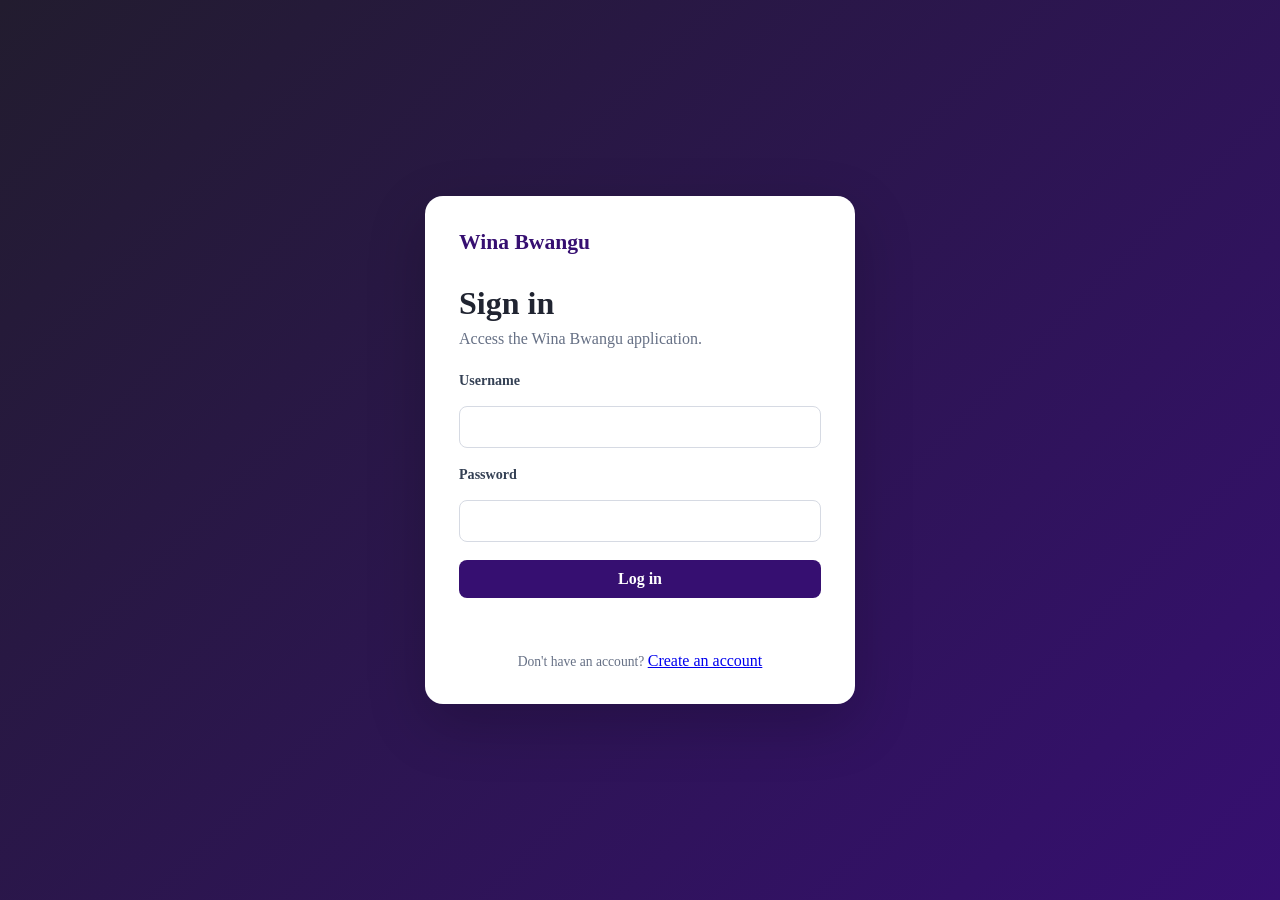
<file: frontend/index.html>
<!DOCTYPE html>
<html lang="en">
<head>
  <meta charset="UTF-8">
  <meta name="viewport" content="width=device-width, initial-scale=1.0">
  <title>Wina Bwangu - Dashboard</title>
  <link rel="stylesheet" href="styles.css">
</head>
<body>
  <nav class="navbar">
    <button class="menu-button" id="menu-button" aria-label="Open menu">☰</button>
    <div class="logo">Wina Bwangu</div>
    <div class="nav-user">
      <span id="current-user"></span>
      <button class="logout-button" id="logout-button">Log out</button>
    </div>
  </nav>

  <aside class="side-menu" id="side-menu">
    <a href="index.html" class="menu-item active">Dashboard</a>
    <a href="transactions.html" class="menu-item">Transactions</a>
    <a href="document.html" class="menu-item">Documentation</a>
  </aside>

  <main class="page">
    <section class="page-heading">
      <div>
        <p class="eyebrow">Management dashboard</p>
        <h1>Wina Bwangu Overview</h1>
        <p>Live figures calculated from the February 2021 transaction dataset.</p>
      </div>
    </section>

    <section class="summary-cards">
      <article class="summary-card"><span>Total transactions</span><strong id="total-transactions">—</strong></article>
      <article class="summary-card"><span>Total revenue</span><strong id="total-revenue">—</strong></article>
      <article class="summary-card"><span>Total capital</span><strong id="total-capital">—</strong></article>
      <article class="summary-card"><span>Tax rate</span><strong id="tax-rate">16%</strong></article>
    </section>

    <section class="analytics-section" aria-label="Transaction analytics">
      <div class="analytics-heading">
        <div><p class="eyebrow">Performance insights</p><h2>Transaction analytics</h2></div>
        <span class="analytics-live"><span></span> Based on recorded data</span>
      </div>
      <div class="analytics-grid">
        <article class="panel analytics-panel">
          <div class="panel-heading"><h2>Revenue by booth</h2><span>Kwacha (K)</span></div>
          <div id="booth-revenue-chart" class="analytics-bars"><p class="analytics-empty">Loading booth statistics…</p></div>
        </article>
        <article class="panel analytics-panel">
          <div class="panel-heading"><h2>Service utilisation</h2><span>Monthly limits</span></div>
          <div id="service-analytics" class="service-analytics"><p class="analytics-empty">Loading service statistics…</p></div>
        </article>
      </div>
      <div id="analytics-insights" class="insight-grid">
        <article class="insight-card"><span>Top-performing booth</span><strong>Calculating…</strong></article>
        <article class="insight-card"><span>Most-used service</span><strong>Calculating…</strong></article>
        <article class="insight-card"><span>Average revenue / transaction</span><strong>Calculating…</strong></article>
      </div>
    </section>

    <section class="dashboard-grid">
      <article class="panel">
        <div class="panel-heading"><h2>Service performance</h2><span>Monthly limit</span></div>
        <div class="table-wrap">
          <table>
            <thead><tr><th>Service</th><th>Used</th><th>Remaining</th><th>Utilisation</th></tr></thead>
            <tbody id="service-performance-body"></tbody>
          </table>
        </div>
      </article>

      <article class="panel">
        <div class="panel-heading"><h2>Booth revenue</h2><span>By booth</span></div>
        <div class="table-wrap">
          <table>
            <thead><tr><th>Booth</th><th>Transactions</th><th>Revenue</th></tr></thead>
            <tbody id="booth-performance-body"></tbody>
          </table>
        </div>
      </article>

      <article class="panel">
        <div class="panel-heading"><h2>Service frequency</h2><span>Transactions</span></div>
        <div class="table-wrap">
          <table>
            <thead><tr><th>Booth</th><th>Service</th><th>Count</th></tr></thead>
            <tbody id="frequency-body"></tbody>
          </table>
        </div>
      </article>

      <article class="panel chart-panel">
        <div class="panel-heading"><h2>Revenue vs capital</h2></div>
        <canvas id="revenue-chart"></canvas>
        <div id="chart-legend" class="chart-legend"></div>
      </article>
    </section>

    <section class="panel">
      <div class="panel-heading"><h2>Monthly limit status</h2></div>
      <div id="limit-bars" class="limit-bars"></div>
    </section>

    <p id="dashboard-message" class="form-message"></p>
  </main>

  <div class="toast" id="toast"></div>

  <script src="api.js"></script>
  <script src="app.js"></script>
</body>
</html>
</file>
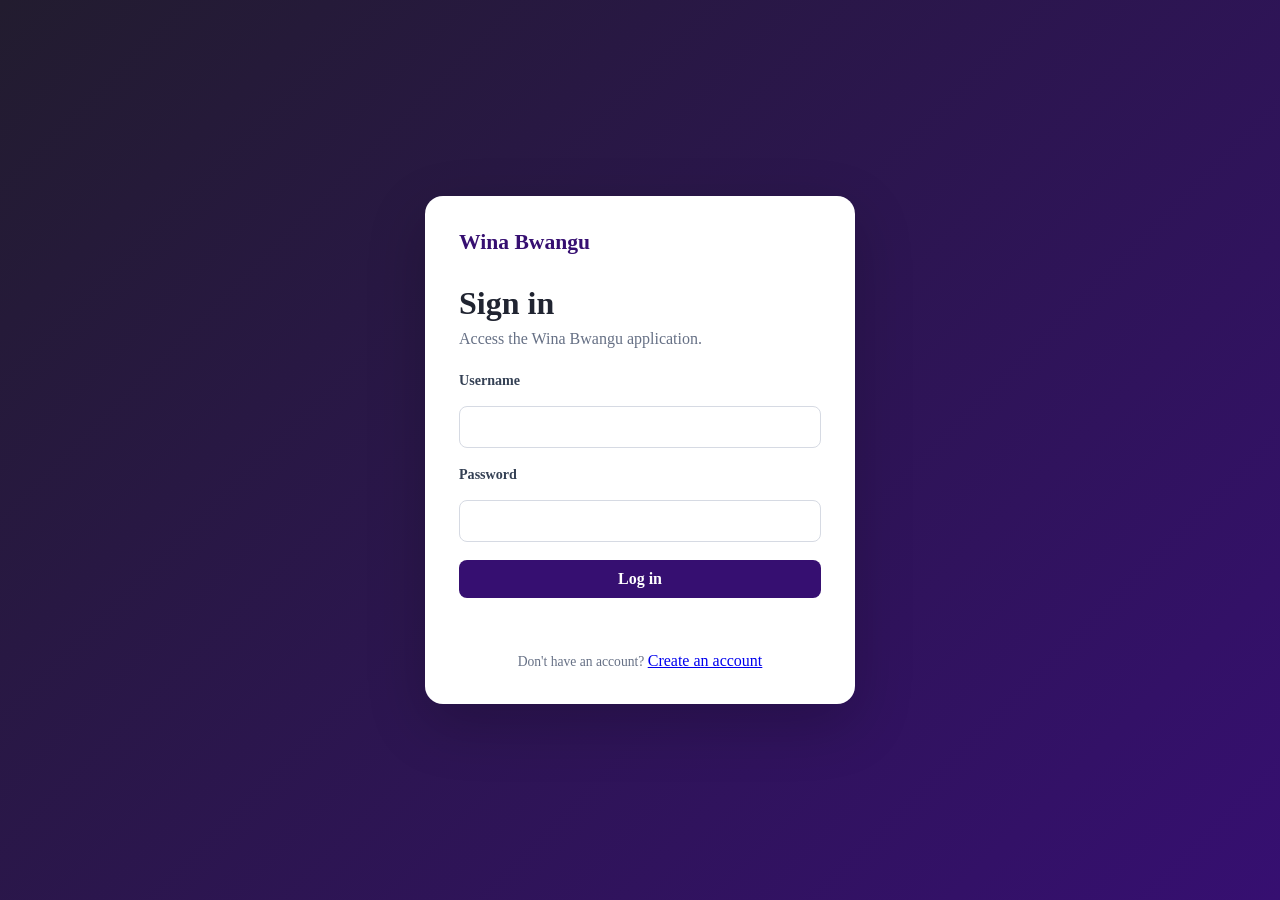
<file: frontend/document.html>
<!DOCTYPE html>
<html lang="en">
<head>
  <meta charset="UTF-8">
  <meta name="viewport" content="width=device-width, initial-scale=1.0">
  <title>Wina Bwangu - Documents</title>
  <link rel="stylesheet" href="styles.css">
  <style>
    .document-list { display:grid; grid-template-columns:repeat(auto-fit,minmax(260px,1fr)); gap:16px; }
    .document-card { border:1px solid #e6e8ef; border-radius:12px; padding:20px; background:#fff; }
    .document-card h2 { font-size:1.15rem; margin-bottom:9px; }
    .document-card p { color:#667085; line-height:1.65; margin-bottom:16px; }
    .document-link { display:inline-block; padding:10px 14px; border-radius:8px; background:#360f71; color:#fff; text-decoration:none; font-weight:700; }
  </style>
</head>
<body>
  <nav class="navbar">
    <button class="menu-button" id="menu-button" aria-label="Open menu">☰</button>
    <div class="logo">Wina Bwangu</div>
    <div class="nav-user"><span id="current-user"></span><button class="logout-button" id="logout-button">Log out</button></div>
  </nav>
  <aside class="side-menu" id="side-menu">
    <a href="index.html" class="menu-item">Dashboard</a>
    <a href="transactions.html" class="menu-item">Transactions</a>
    <a href="document.html" class="menu-item active">Documentation</a>
  </aside>
  <main class="page">
    <section class="page-heading">
      <p class="eyebrow">Project documentation</p>
      <h1>Documentation</h1>
      <p>Project information and supporting documentation for the Wina Bwangu management system.</p>
    </section>
    <section class="document-list">
      <article class="document-card">
        <h2>System Overview</h2>
        <p>Summary of the system purpose, technologies used, and important business controls.</p>
        <a class="document-link" href="#system-overview">View overview</a>
      </article>
      <article class="document-card">
        <h2>Final Project Report</h2>
        <p>Assignment report covering the development tools, system design, implementation, output implications, testing, and recommended operational controls.</p>
        <a class="document-link" href="final-report.html">Open final report</a>
      </article>
    </section>
    <section class="panel" id="system-overview" style="margin-top:20px">
      <h2>System overview</h2>
      <p style="margin-top:12px;line-height:1.7">The application records transactions performed through Wina Bwangu mobile booths, validates service availability and monthly service limits, calculates revenue and tax values, and presents cumulative performance through a responsive dashboard.</p>
      <h2 style="margin-top:24px">Technology</h2>
      <p style="margin-top:12px;line-height:1.7">Frontend: HTML5, CSS3 and JavaScript. Backend: Python, FastAPI, Pydantic and SQLAlchemy. Database: PostgreSQL. API testing can be performed through the automatically generated FastAPI documentation at <strong>/docs</strong>.</p>
      <h2 style="margin-top:24px">Important controls</h2>
      <ul style="margin-top:12px;line-height:1.8">
        <li>Only services assigned to the selected booth can be recorded.</li>
        <li>Transaction amounts must be positive.</li>
        <li>A transaction cannot exceed the remaining monthly service limit.</li>
        <li>Revenue is calculated from the configured service rate.</li>
        <li>Tax is calculated using the configurable application tax rate.</li>
        <li>Dashboard figures are calculated from stored transaction data.</li>
      </ul>
    </section>
  </main>
  <script src="api.js"></script>
  <script>
    requireLogin();
    document.getElementById("current-user").textContent = localStorage.getItem("winaBwanguUser") || "Administrator";
    document.getElementById("logout-button").addEventListener("click", logout);
    document.getElementById("menu-button").addEventListener("click", () => document.getElementById("side-menu").classList.toggle("open"));
  </script>
</body>
</html>
</file>
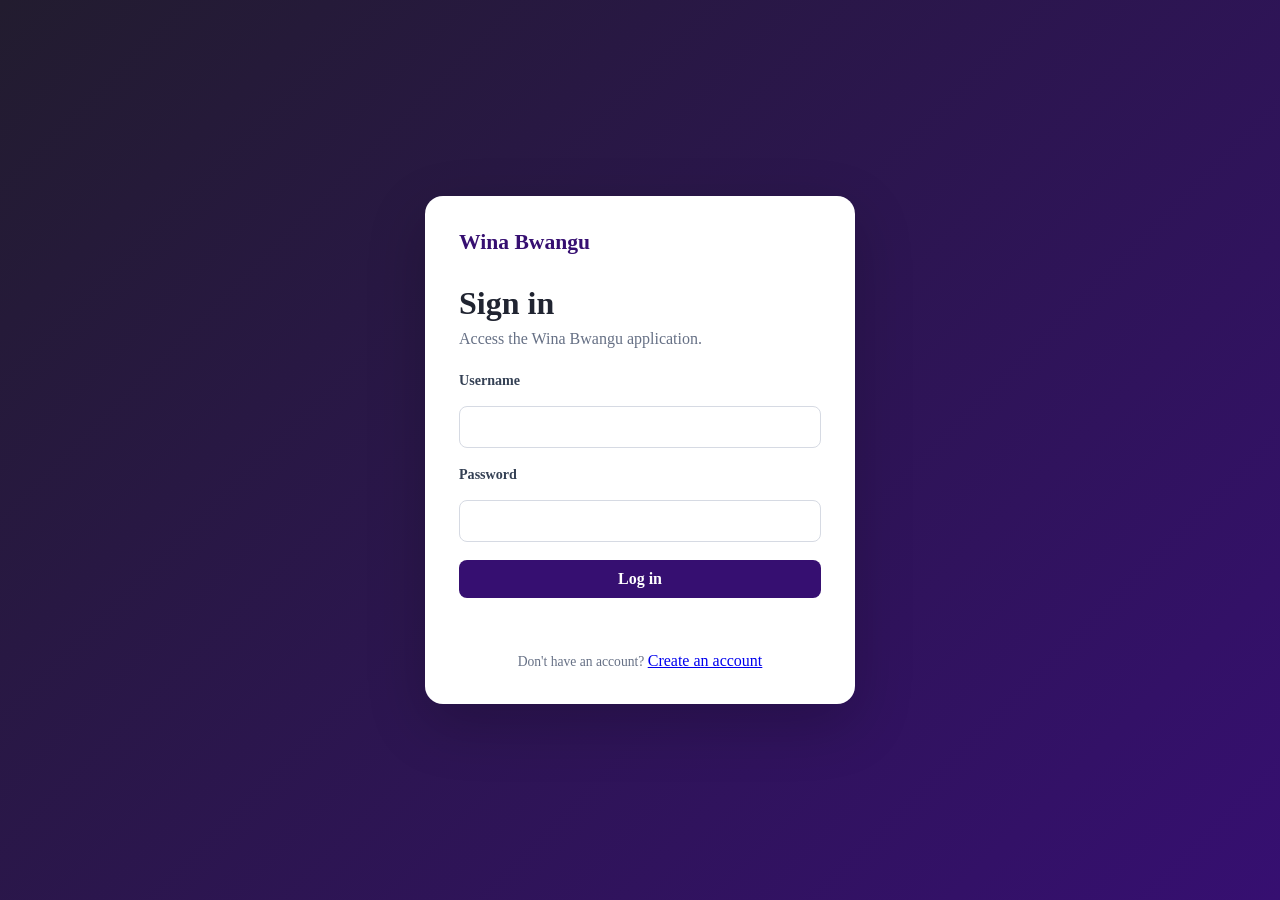
<file: frontend/final-report.html>
<!DOCTYPE html>
<html lang="en">
<head>
  <meta charset="UTF-8">
  <meta name="viewport" content="width=device-width, initial-scale=1.0">
  <title>Wina Bwangu - Final Project Report</title>
  <link rel="stylesheet" href="styles.css">
  <style>
    .report-actions { display:flex; gap:10px; flex-wrap:wrap; margin-top:18px; }
    .report-actions a, .report-actions button { display:inline-block; border:0; border-radius:8px; padding:10px 16px; text-decoration:none; cursor:pointer; font-weight:700; }
    .report-actions .primary { background:#360f71; color:#fff; }
    .report-actions .secondary { background:#eeeaf7; color:#360f71; }
    .report-content { max-width:900px; margin:0 auto; }
    .report-content h2 { font-size:1.25rem; margin:26px 0 10px; }
    .report-content p { line-height:1.75; margin:10px 0; }
    .report-content ul { line-height:1.75; padding-left:24px; }
    .report-cover { border-bottom:1px solid #e6e8ef; padding-bottom:20px; margin-bottom:20px; }
    .report-meta { color:#667085; line-height:1.8; margin-top:14px; }
    @media print { .navbar, .side-menu, .report-actions, .no-print { display:none !important; } body { background:#fff !important; color:#111 !important; } .page { max-width:none; padding:0; } .panel { box-shadow:none; border:0; padding:0; } .report-content { max-width:none; } a { color:#111; text-decoration:none; } }
  </style>
</head>
<body>
  <nav class="navbar">
    <button class="menu-button" id="menu-button" aria-label="Open menu">☰</button>
    <div class="logo">Wina Bwangu</div>
    <div class="nav-user"><span id="current-user"></span><button class="logout-button" id="logout-button">Log out</button></div>
  </nav>
  <aside class="side-menu" id="side-menu">
    <a href="index.html" class="menu-item">Dashboard</a>
    <a href="transactions.html" class="menu-item">Transactions</a>
    <a href="document.html" class="menu-item active">Documents</a>
  </aside>
  <main class="page">
    <section class="page-heading no-print">
      <p class="eyebrow">Documents / Final report</p>
      <h1>Wina Bwangu Final Project Report</h1>
      <p>Final project report for the Web Application Development assignment.</p>
      <div class="report-actions">
        <button class="primary" onclick="window.print()">Print / Save as PDF</button>
        <a class="secondary" href="document.html">Back to Documents</a>
      </div>
    </section>
    <section class="panel report-content">
      <div class="report-cover">
        <p class="eyebrow">Web Application Development</p>
        <h1>Wina Bwangu Web Application</h1>
        <h2 style="margin-top:8px">Final Project Report</h2>
        <div class="report-meta">
          <div><strong>Course:</strong> Web Application Development</div>
          <div><strong>Project:</strong> Wina Bwangu Management System</div>
          <div><strong>Student Name(s):</strong> __________________________</div>
          <div><strong>Student Number(s):</strong> ________________________</div>
          <div><strong>Submission Date:</strong> ___________________________</div>
        </div>
      </div>
      <h2>1. Introduction</h2>
      <p>Wina Bwangu operates mobile money and banking service booths across Lusaka District. Managing transactions, monitoring service limits, calculating revenue, and tracking financial performance manually can make it difficult to obtain accurate and timely business information. This project develops a web-based management system to support transaction recording, data management, and business performance monitoring.</p>
      <p>The work covers requirements analysis and design, a client-side prototype, and a server-side application connected to PostgreSQL. The interface records transactions and presents business information through tables, performance indicators, and charts.</p>
      <h2>2. Development Tools and Technologies</h2>
      <p><strong>HTML5, CSS3 and JavaScript</strong> create the client interface. HTML structures the pages, CSS controls layout and appearance, and JavaScript enables interaction, validation, data retrieval, and communication with the backend.</p>
      <p><strong>Python and FastAPI</strong> implement the server-side application. FastAPI exposes endpoints for retrieving information and submitting transactions. Server-side validation applies business rules before data is stored. <strong>Pydantic</strong> supports request validation and <strong>SQLAlchemy</strong> connects the application to the database.</p>
      <p><strong>PostgreSQL</strong> stores booths, services, their relationships, and transactions. Primary keys, foreign keys, and constraints help maintain data integrity. <strong>Visual Studio Code</strong> was used as the development environment and <strong>pgAdmin</strong> to inspect tables and run SQL queries. The browser communicates with FastAPI, which accesses PostgreSQL and returns results to the frontend.</p>
      <h2>3. System Design and Implementation</h2>
      <p>The system is organised around booths, services, and transactions. A booth-to-service relationship represents the fact that different booths offer different combinations of services.</p>
      <p>The frontend provides navigation, transaction recording, transaction history, and a dashboard. Selecting a booth can display its location and restrict the available services to those assigned to that booth. Selecting a service displays its applicable revenue rate.</p>
      <p>The backend validates submitted details, calculates financial values, and stores valid transactions. Transaction identifiers use the WB format. Dashboard information is retrieved from transaction data rather than fixed figures embedded in the webpage.</p>
      <p>The supplied Appendix 1 dataset contains 308 records, numbered WB0000001 through WB0000308. These records provide the basis for the performance analysis.</p>
      <h2>4. Results and Implications of System Outputs</h2>
      <p>Analysis of the supplied dataset produced a total transaction amount of <strong>K650,733</strong> and total revenue of <strong>K32,033.695</strong>. The combined monthly service limits amount to K740,000.</p>
      <p>The difference between the combined limits and transaction amounts is K89,267 of unused capacity across the five services. This total does not mean that each individual service has substantial remaining capacity.</p>
      <p>Airtel Money recorded K317,627 against a K350,000 limit, leaving K32,373. MTN Money recorded K138,182 against K160,000, leaving K21,818. Zamtel Money recorded K64,334 against K70,000, leaving K5,666. Zanaco recorded K51,441 against K80,000, leaving K28,559. FNB recorded K79,149 against K80,000, leaving only K851.</p>
      <p>FNB is operating at approximately 98.94% of its monthly limit and therefore requires close monitoring. If its remaining capacity is exhausted, further transactions should be handled according to authorised company procedures.</p>
      <p>Booth revenue and service-frequency tables can help management identify where revenue is generated and which services are used most often. This information can inform resource allocation, service planning, and monitoring of busy booths.</p>
      <p>Tax indicators can help estimate potential obligations, but the applicable tax rate and calculation method must be confirmed. A 16% rate, where configured in the application, is an application assumption and is not specified as a rate in the case study.</p>
      <h2>5. Testing and Evaluation</h2>
      <p>Database queries were used to verify the supplied transaction count, total transaction amount, and total revenue. Backend testing also included checking database connectivity and transaction creation. All results reported for assessment should correspond to tests actually performed.</p>
      <p>Functional tests should cover booth selection, location display, service availability, revenue-rate selection, and calculations. For example, a K1,000 Airtel Money transaction at a rate of 0.05 should generate K50 in revenue.</p>
      <p>Validation tests should confirm that negative amounts, invalid booth or service identifiers, unavailable booth-service combinations, and transactions exceeding a service's remaining limit are rejected appropriately. Integration tests should confirm that transactions submitted through the frontend are saved in PostgreSQL and reflected in dashboard responses.</p>
      <p>Regression tests should repeat previously successful tests after changes, particularly changes to transaction calculations, authentication, or database queries. Responsive tests should check usability on desktop and mobile-sized screens.</p>
      <h2>6. Recommended Operational Controls</h2>
      <p>Input validation should operate on both the frontend and backend, with backend validation remaining authoritative. Database constraints should prevent invalid relationships and duplicate transaction identifiers.</p>
      <p>Authentication and role-based authorisation should restrict sensitive functions to approved personnel. Passwords should be securely hashed, and credentials should never be committed to the source repository.</p>
      <p>Regular database backups should be made and restoration procedures tested. Transaction changes should be traceable, access to financial information should be limited, and alerts should notify management when a service approaches its monthly limit.</p>
      <p>Financial calculations, including tax treatment and rounding, should be documented and reviewed against applicable business and regulatory requirements. Historical data should be preserved and corrections should be traceable.</p>
      <h2>7. Conclusion</h2>
      <p>The Wina Bwangu project demonstrates how a responsive web interface, a Python backend, and a relational database can support transaction management and business reporting. The dashboard converts transaction records into information that can help management monitor revenue, service utilisation, and remaining capacity.</p>
      <p>Further production deployment would require comprehensive testing, verified tax rules, secure user management, reliable backups, and appropriate access controls.</p>
    </section>
  </main>
  <script src="api.js"></script>
  <script>
    requireLogin();
    document.getElementById("current-user").textContent = localStorage.getItem("winaBwanguUser") || "Administrator";
    document.getElementById("logout-button").addEventListener("click", logout);
    document.getElementById("menu-button").addEventListener("click", () => document.getElementById("side-menu").classList.toggle("open"));
  </script>
</body>
</html>
</file>
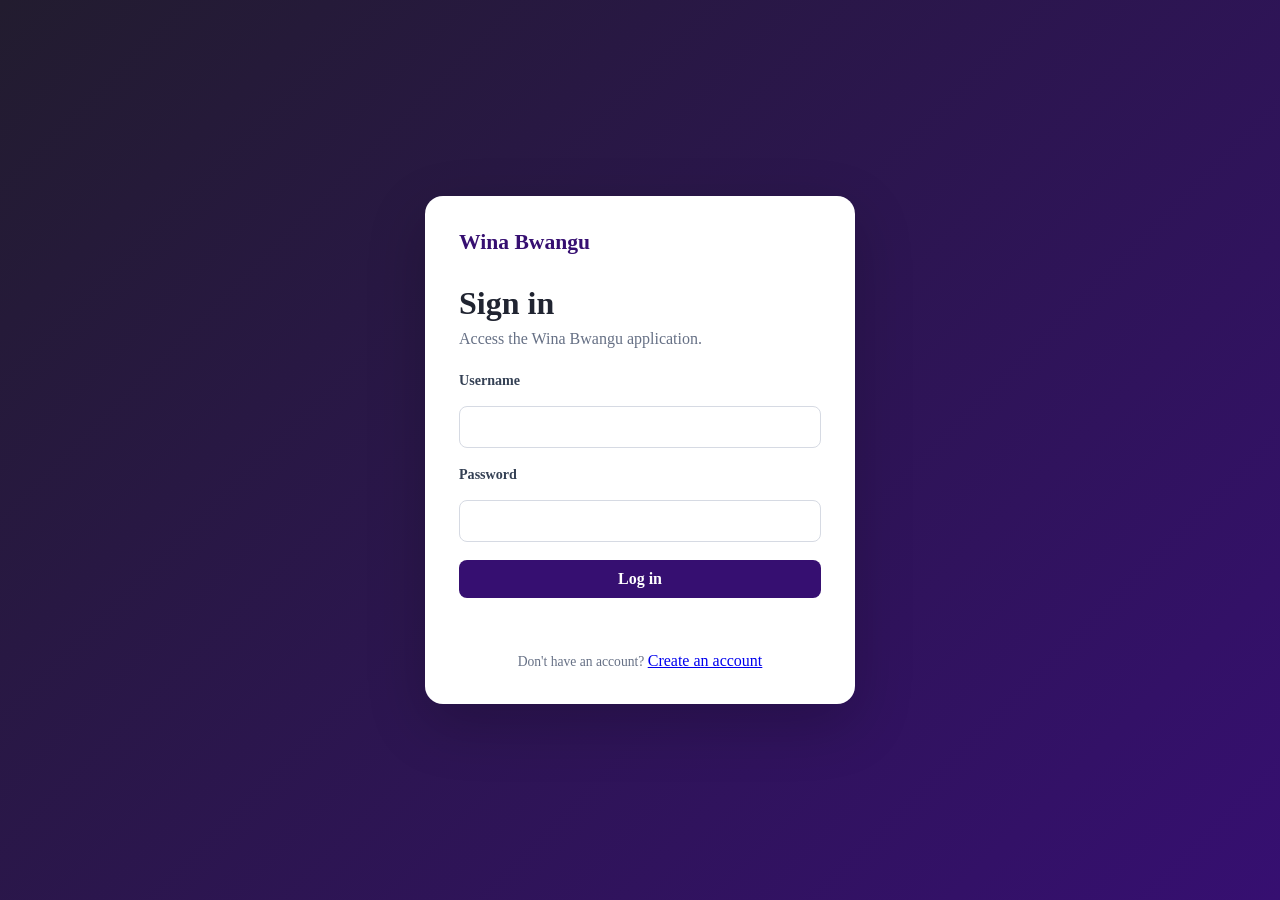
<file: frontend/login.html>
<!DOCTYPE html>
<html lang="en">
<head>
  <meta charset="UTF-8">
  <meta name="viewport" content="width=device-width, initial-scale=1.0">
  <title>Wina Bwangu - Login</title>
  <link rel="stylesheet" href="styles.css">
</head>
<body class="login-page">
  <main class="login-card">
    <div class="login-brand">Wina Bwangu</div>
    <h1>Sign in</h1>
    <p class="login-subtitle">Access the Wina Bwangu application.</p>
    <form id="login-form">
      <label for="username">Username</label>
      <input id="username" name="username" type="text" autocomplete="username" required>
      <label for="password">Password</label>
      <input id="password" name="password" type="password" autocomplete="current-password" required>
      <button class="primary-button" type="submit">Log in</button>
      <p id="login-message" class="form-message"></p>
    </form>
    <p class="login-note">Don't have an account? <a href="signup.html">Create an account</a></p>
  </main>
  <script src="api.js"></script>
  <script src="login.js"></script>
</body>
</html>
</file>
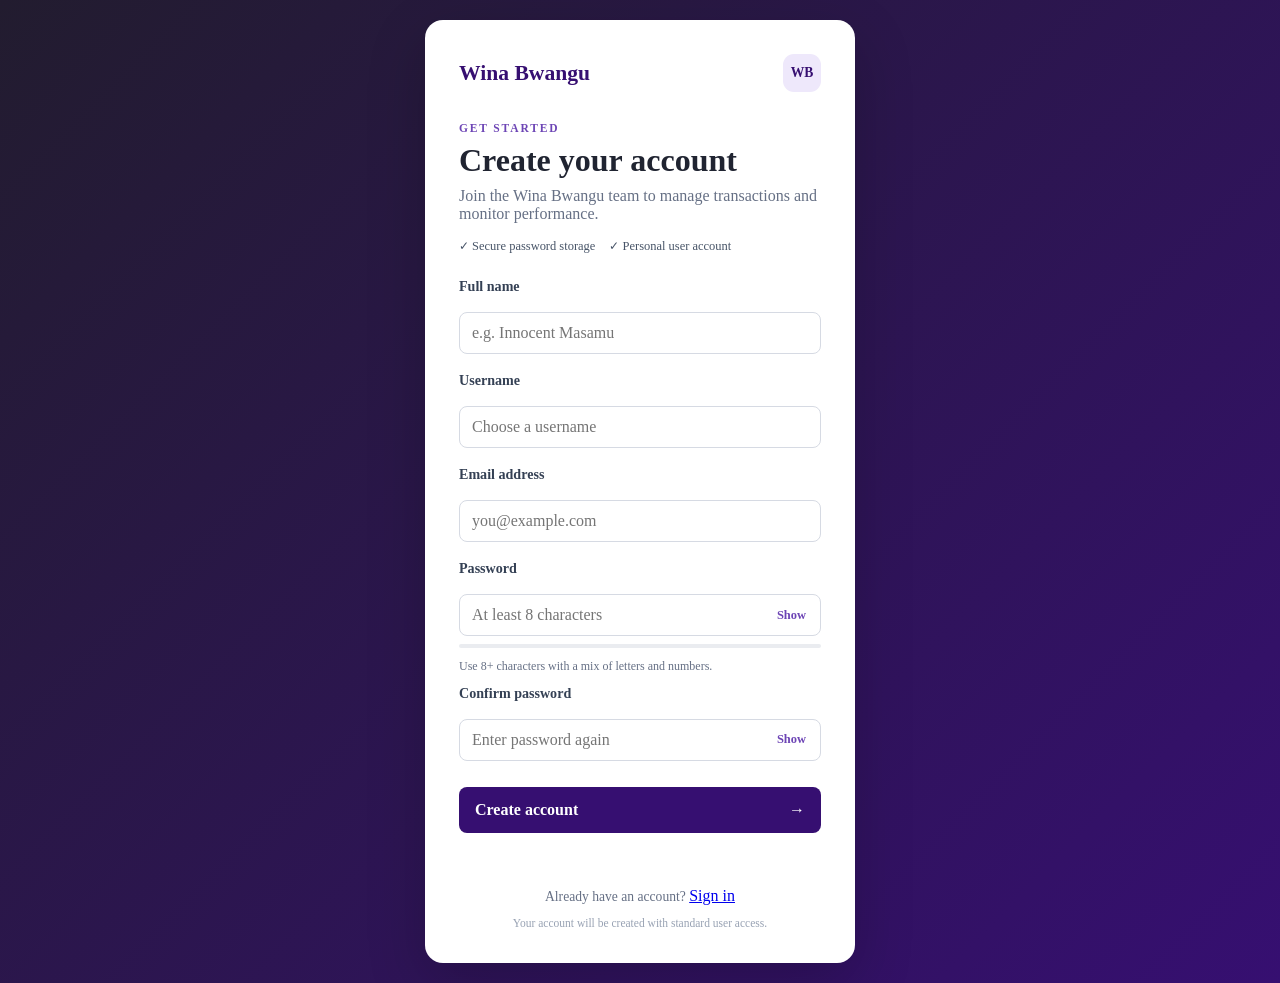
<file: frontend/signup.html>
<!DOCTYPE html>
<html lang="en">
<head>
  <meta charset="UTF-8">
  <meta name="viewport" content="width=device-width, initial-scale=1.0">
  <title>Wina Bwangu - Create Account</title>
  <link rel="stylesheet" href="styles.css">
</head>
<body class="login-page">
  <main class="login-card">
    <a class="login-brand" href="login.html" aria-label="Wina Bwangu home">Wina Bwangu<span class="brand-mark">WB</span></a>
    <div class="signup-kicker">GET STARTED</div>
    <h1>Create your account</h1>
    <p class="login-subtitle">Join the Wina Bwangu team to manage transactions and monitor performance.</p>
    <div class="signup-benefits"><span>✓ Secure password storage</span><span>✓ Personal user account</span></div>
    <form id="signup-form">
      <label for="full-name">Full name</label>
      <input id="full-name" name="full_name" type="text" autocomplete="name" minlength="2" maxlength="120" placeholder="e.g. Innocent Masamu" required>
      <label for="username">Username</label>
      <input id="username" name="username" type="text" autocomplete="username" minlength="3" maxlength="50" pattern="[A-Za-z0-9_.-]+" title="Use letters, numbers, dots, underscores or hyphens." placeholder="Choose a username" required>
      <label for="email">Email address</label>
      <input id="email" name="email" type="email" autocomplete="email" maxlength="120" placeholder="you@example.com" required>
      <label for="password">Password</label>
      <div class="password-field"><input id="password" name="password" type="password" autocomplete="new-password" minlength="8" maxlength="128" aria-describedby="password-hint" placeholder="At least 8 characters" required><button class="password-toggle" type="button" data-toggle="password">Show</button></div>
      <div class="password-strength"><span id="password-strength-bar"></span></div>
      <small id="password-hint" class="field-hint">Use 8+ characters with a mix of letters and numbers.</small>
      <label for="confirm-password">Confirm password</label>
      <div class="password-field"><input id="confirm-password" name="confirm_password" type="password" autocomplete="new-password" minlength="8" maxlength="128" placeholder="Enter password again" required><button class="password-toggle" type="button" data-toggle="confirm-password">Show</button></div>
      <small id="password-match" class="field-hint" aria-live="polite"></small>
      <button class="primary-button signup-submit" type="submit"><span>Create account</span><span aria-hidden="true">→</span></button>
      <p id="signup-message" class="form-message"></p>
    </form>
    <p class="login-note">Already have an account? <a href="login.html">Sign in</a></p>
    <p class="signup-footnote">Your account will be created with standard user access.</p>
  </main>
  <script src="api.js"></script>
  <script src="signup.js"></script>
</body>
</html>
</file>
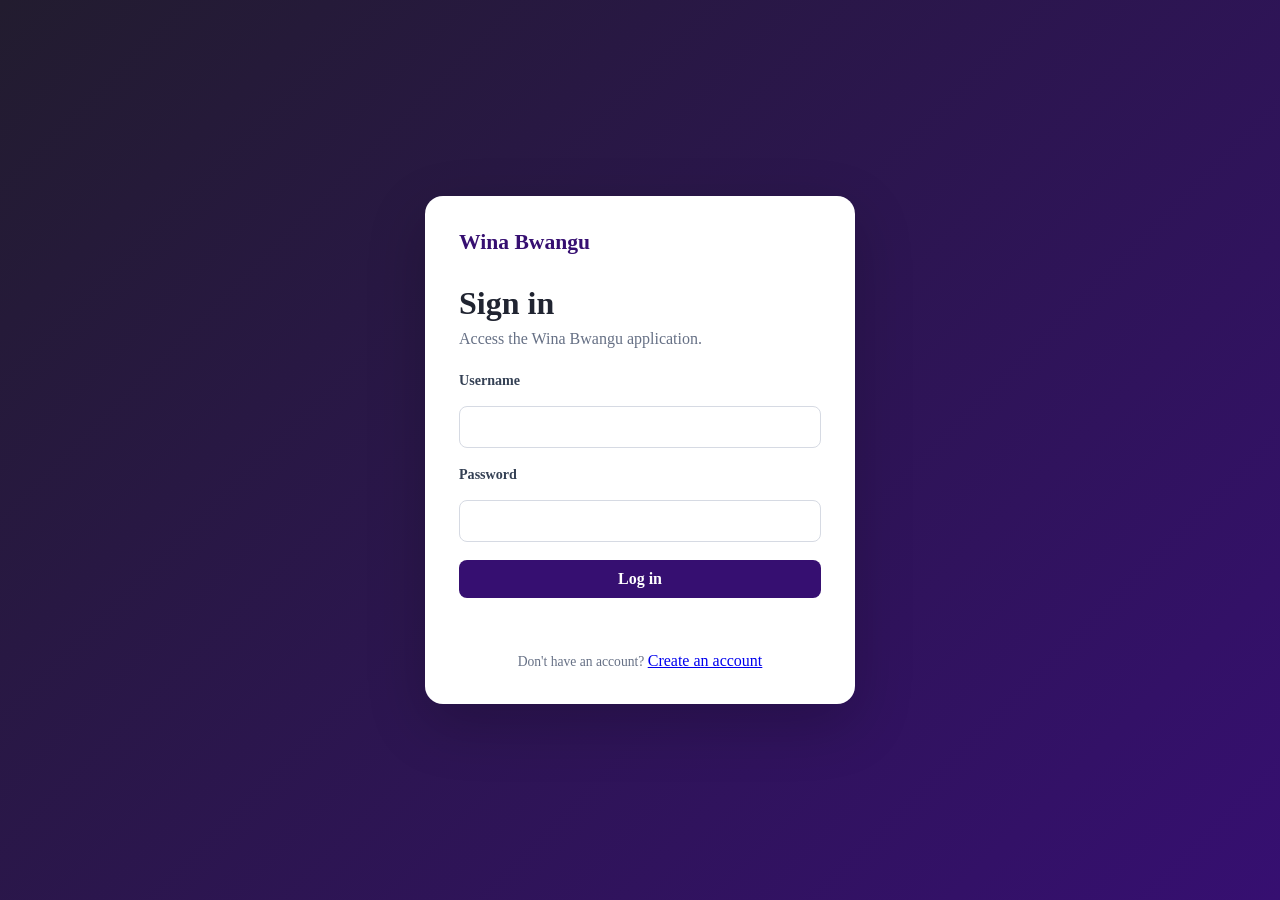
<file: frontend/transactions.html>
<!DOCTYPE html>
<html lang="en">
<head>
  <meta charset="UTF-8">
  <meta name="viewport" content="width=device-width, initial-scale=1.0">
  <title>Wina Bwangu - Transactions</title>
  <link rel="stylesheet" href="styles.css">
</head>
<body>
  <nav class="navbar">
    <button class="menu-button" id="menu-button" aria-label="Open menu">☰</button>
    <div class="logo">Wina Bwangu</div>
    <div class="nav-user">
      <span id="current-user"></span>
      <button class="logout-button" id="logout-button">Log out</button>
    </div>
  </nav>

  <aside class="side-menu" id="side-menu">
    <a href="index.html" class="menu-item">Dashboard</a>
    <a href="transactions.html" class="menu-item active">Transactions</a>
    <a href="document.html" class="menu-item">Documentation</a>
  </aside>

  <main class="page">
    <section class="page-heading">
      <div>
        <p class="eyebrow">Transaction management</p>
        <h1>Transactions</h1>
        <p>Record a new transaction or review the stored transaction history.</p>
      </div>
    </section>

    <section class="panel transaction-form-panel">
      <div class="panel-heading"><h2>Record transaction</h2></div>
      <form id="transaction-form" class="transaction-form">
        <div>
          <label for="booth-select">Mobile booth</label>
          <select id="booth-select" required><option value="">Select booth</option></select>
        </div>
        <div>
          <label for="service-select">Service</label>
          <select id="service-select" required disabled><option value="">Select booth first</option></select>
        </div>
        <div>
          <label for="amount">Transaction amount (K)</label>
          <input id="amount" type="number" min="0.01" step="0.01" required>
        </div>
        <div class="transaction-preview">
          <span>Revenue rate</span><strong id="revenue-rate">—</strong>
          <span>Estimated revenue</span><strong id="estimated-revenue">—</strong>
        </div>
        <button class="primary-button" type="submit">Save transaction</button>
        <p id="transaction-message" class="form-message"></p>
      </form>
    </section>

    <section class="panel" style="margin-bottom:18px">
      <div class="panel-heading"><h2>Tax obligation performance</h2><span>Relative to highest service obligation</span></div>
      <div id="tax-performance" class="limit-bars"></div>
    </section>

    <section class="panel">
      <div class="panel-heading">
        <h2>Transaction history</h2>
        <div class="filters">
          <select id="filter-booth"><option value="">All booths</option></select>
          <select id="filter-service"><option value="">All services</option></select>
        </div>
      </div>
      <div class="table-wrap">
        <table>
          <thead>
            <tr><th>Transaction ID</th><th>Booth</th><th>Location</th><th>Service</th><th>Rate</th><th>Amount</th><th>Revenue</th><th>Date</th></tr>
          </thead>
          <tbody id="transactions-body"></tbody>
        </table>
      </div>
      <div class="pagination">
        <button id="previous-button">Previous</button>
        <span id="page-indicator">Page 1</span>
        <button id="next-button">Next</button>
      </div>
    </section>
  </main>

  <div class="toast" id="toast"></div>

  <script src="api.js"></script>
  <script src="transactions.js"></script>
</body>
</html>
</file>
<file: frontend/styles.css>
* {
    box-sizing: border-box;
    font-family: 'Times New Roman', Times, serif;
    font-size: 1rem;
    margin: 0;
}

body {
    background-color: #360f71;
    font-family: 'Times New Roman', Times, serif;
}

.navbar {
    display: flex;
    background-color: #221c2f;
    position: sticky;
    top: 0;
    z-index: 10;
}

.navbar ul {
    display: flex;
    list-style-type: none;
    flex-wrap: wrap;
}



.logo {
    align-content: center;
    color: rgb(64, 128, 224);
    margin-right: auto;
    cursor: default;
    padding: 0.6rem;
}

.menu-button {
    display: flex;
    align-items: center;
    justify-content: center;
    width: 50px;
}

.menu-button svg {
    color: #cbcbcb;
    height: 25px;
}

.menu-button:hover {
    background-color: #1e1828;
}

.menu-button.active {
    background-color: #1e1828;
}

.side-menu {
    position: fixed;
    left: 0;
    width: 300px;
    height: 100dvh;
    background-color: #251c46;
    transform: translatex(-100%);
    transition: transform 0.3s ease-in-out;
    z-index: 5;
    overflow-y: auto;
    scrollbar-width: thin;
    scroll-behavior: smooth;
    padding-bottom: 50px;
}


.side-menu.open {
    transform: translatex(0);
}



.menu-item {
    color: #cbcbcb;
    padding: 0.8rem 1.2rem;
    cursor: default;
    border: none;
    display: flex;
    text-decoration: none;
    margin-top: 10px;
}

.menu-item:hover {
    background-color: #1e1828;
}

.menu-item.active {
    background-color: #1e1828;
}

.menu-item.highlight {
    background-color: #1e1828;
}

.menu-item svg {
    margin-left: 135px;
    width: 20px;
    height: 20px;
    transition: transform 0.2s ease-in-out;
}

.menu-item.highlight svg {
    transform: rotate(90deg);
}

.dropdown-menu {
    opacity: 0;
    max-height: 0;
    overflow: hidden;
    background-color: #6c6591;
    color: black;
    box-shadow: 0px 4px 8px rgba(0, 0, 0, 0.1);
    width: 250px;
    margin-left: 18px;
    transition: max-height 0.3s ease-in-out, opacity 0.4s ease-in-out;
}

.dropdown-menu.show {
    max-height: 200dvh;
    opacity: 1;
}

.location {
    display: inline-block;
    margin-left: 20px;
    color: #cbcbcb;
    width: 110px;

}

.nested-button {
    padding: 10px 20px;
    display: block;
    cursor: default;
    background-color: rgb(63, 55, 91);
    color: rgb(108, 156, 227);
}

.booth {
    display: inline-block;
}

.nested-button svg {
    transition: transform 0.2s ease-in-out;
}

.nested-button.open svg {
    transform: rotate(90deg);
}

.nested-button:hover {
    background-color: rgb(49, 43, 72);
}

.nested-menu {
    max-height: 0;
    overflow: hidden;
    opacity: 0;
    transition: max-height 0.3s ease-in-out, opacity 0.4s ease-in-out;
    cursor: default;
}

.nested-menu.show {
    max-height: 200px;
    opacity: 1;
}

.nested-menu li {
    padding: 5px;
    width: fit-content;
    cursor: pointer;
}

.nested-menu li:hover {
    text-decoration: underline;
}


.modal-overlay {
    position: fixed;
    top: 0;
    left: 0;
    width: 100vw;
    height: 100vh;
    background-color: rgba(0, 0, 0, 0.2);

    display: flex;
    justify-content: center;
    align-items: center;

    opacity: 0;
    pointer-events: none;
    transition: opacity 0.3s ease;

    z-index: 12;
}

.modal-overlay.active {
    opacity: 1;
    pointer-events: auto;
}

.modal-content {
    background-color: rgb(63, 55, 91);
    color: #cbcbcb;
    padding: 24px;
    border-radius: 8px;
    width: 90%;
    max-width: 420px;
    position: relative;
    box-shadow: 0 10px 25px rgba(0, 0, 0, 0.1);
}

.modal-close {
    position: absolute;
    top: 12px;
    right: 16px;
    background: none;
    border: none;
    color: #aaa;
    font-size: 24px;
    cursor: pointer;
}

.modal-close:hover {
    color: #fff;
}

.toast-container {
    position: absolute;
    bottom: 10px;
    right: 30px;
    display: flex;
    flex-direction: column;
    overflow: hidden;

}

.toast {
    background-color: #221c2f;
    height: 30px;
    width: 280px;
    text-align: center;
    color: #cbcbcb;
    align-content: center;
}


.container {
    display: grid;
    grid-template-areas:
        "b1 b4"
        "b3 b2";
    place-items: center;
    place-content: center;
    column-gap: 40px;
    row-gap: 26px;
    margin: 1rem;
    min-height: 80dvh;
}

@media(max-width: 46rem) {
    .container {
        grid-template-areas:
            "b4"
            "b2"
            "b1"
            "b3";
    }
}

.display {
    background-color: rgba(255, 255, 255, 0.8);
    display: grid;
    place-content: center;
    border-radius: 20px;
    height: auto;
    width: auto;
    padding: 18px 20px;
}

.frequency td {
    width: auto;
    padding-right: 10px;
}

.services {
    margin-top: 25px;
    align-self: flex-end;
}

.pie-chart-container {
    color: #cbcbcb;
    display: grid;

}

.pie-chart {
    height: 190px;
    width: 190px;
    border-radius: 50%;
    justify-self: center;
    margin: 5px;
}



.legend-item {
    display: grid;
    grid-template-areas:
        "l1 l2"
        "l3 l4";
    align-items: center;
}

.legend-color {
    width: 10px;
    height: 10px;
    border-radius: 50%;
    margin-right: 5px;
}

.transactions {
    display: grid;
    grid-template-areas:
        "t1"
        "t2";
    place-items: center;
    place-content: center;
    margin: 2rem;
    row-gap: 2rem;

}


.tax-performance {
    width: 300px;
}



.tax-bar {
    background-color: #8279ad;
    border-radius: 0px 4px 4px 0px;
    height: 100%;
    transition: width 0.4s ease-in-out;
    display: flex;
    justify-content: space-between;
    padding-right: 8px;
    min-width: 105px;
}

.table-5 {
    background-color: rgba(255, 255, 255, 0.8);
    height: auto;
    width: auto;
    padding-top: 18px;
    padding-left: 20px;
    padding-right: 20px;
    border-radius: 20px;
    padding-bottom: 10px;
}

.pagination-container {
    display: flex;
    justify-content: space-between;
    margin-top: 5px;
}

.pagination-buttons {
    display: flex;
    gap: 5px;
}

.page-indicator {
    color: #555;
    align-content: center;

}



table {
    border: 1px outset black;
    border-collapse: separate;
    border-spacing: 2px;
    cursor: default;
}

th,
td {
    border: 1px inset black;
    padding: 1px;
    width: 150px;
}

/* Functional application layout */
body {
  background: #f4f6fb;
  color: #202431;
  font-family: Arial, Helvetica, sans-serif;
}

.navbar {
  min-height: 64px;
  align-items: center;
  padding: 0 18px;
  background: #221c2f;
  position: sticky;
  top: 0;
}

.logo {
  font-size: 1.15rem;
  font-weight: 700;
  color: #79a9ff;
  padding: 0;
}

.menu-button {
  border: 0;
  background: transparent;
  color: #fff;
  cursor: pointer;
  font-size: 1.4rem;
}

.nav-user {
  margin-left: auto;
  display: flex;
  gap: 12px;
  align-items: center;
  color: #ddd;
}

.logout-button,
.primary-button,
.pagination button {
  border: 0;
  border-radius: 8px;
  padding: 10px 16px;
  cursor: pointer;
}

.logout-button {
  background: #fff;
  color: #221c2f;
}

.side-menu {
  background: #251c46;
  width: 250px;
  padding: 16px;
  top: 64px;
  height: calc(100dvh - 64px);
}

.menu-item {
  border-radius: 8px;
  margin-top: 4px;
  cursor: pointer;
}

.page {
  max-width: 1400px;
  margin: 0 auto;
  padding: 28px;
}

.page-heading {
  margin-bottom: 22px;
}

.page-heading h1 {
  font-size: 2rem;
  margin: 6px 0;
}

.page-heading p {
  color: #667085;
}

.eyebrow {
  color: #6c6591 !important;
  text-transform: uppercase;
  letter-spacing: .08em;
  font-size: .78rem;
  font-weight: 700;
}

.summary-cards {
  display: grid;
  grid-template-columns: repeat(4, 1fr);
  gap: 16px;
  margin-bottom: 18px;
}

.summary-card,
.panel {
  background: #fff;
  border: 1px solid #e6e8ef;
  border-radius: 14px;
  box-shadow: 0 5px 20px rgba(20, 25, 40, .05);
}

.summary-card {
  padding: 20px;
}

.summary-card span {
  color: #667085;
  display: block;
  margin-bottom: 8px;
}

.summary-card strong {
  font-size: 1.5rem;
}

.dashboard-grid {
  display: grid;
  grid-template-columns: repeat(2, minmax(0, 1fr));
  gap: 18px;
}

.panel {
  padding: 20px;
  min-width: 0;
}

.panel-heading {
  display: flex;
  justify-content: space-between;
  align-items: center;
  gap: 12px;
  margin-bottom: 15px;
}

.panel-heading h2 {
  font-size: 1.1rem;
}

.table-wrap {
  width: 100%;
  overflow-x: auto;
}

.panel table {
  width: 100%;
  border: 0;
  border-collapse: collapse;
}

.panel th,
.panel td {
  border: 0;
  border-bottom: 1px solid #eef0f4;
  padding: 11px 8px;
  width: auto;
  text-align: left;
  white-space: nowrap;
}

.panel th {
  color: #667085;
  font-size: .82rem;
}

.progress {
  width: 110px;
  height: 8px;
  border-radius: 99px;
  background: #e9ebf2;
  overflow: hidden;
  display: inline-block;
  vertical-align: middle;
  margin-right: 7px;
}

.progress span {
  display: block;
  height: 100%;
  background: #6c6591;
  border-radius: inherit;
}

.progress.large {
  width: 100%;
  height: 12px;
  margin: 7px 0 0;
}

.limit-bars {
  display: grid;
  gap: 16px;
}

.limit-label {
  display: flex;
  justify-content: space-between;
  gap: 12px;
}

.chart-panel {
  display: flex;
  flex-direction: column;
  align-items: center;
}

.chart-legend {
  display: grid;
  gap: 7px;
  width: 100%;
}

.legend-dot {
  display: inline-block;
  width: 10px;
  height: 10px;
  border-radius: 50%;
  margin-right: 6px;
}

.transaction-form-panel {
  margin-bottom: 18px;
}

.transaction-form {
  display: grid;
  grid-template-columns: repeat(3, 1fr);
  gap: 16px;
  align-items: end;
}

.transaction-form label,
.login-card label {
  display: block;
  font-weight: 700;
  margin-bottom: 7px;
}

.transaction-form input,
.transaction-form select,
.login-card input,
.filters select {
  width: 100%;
  border: 1px solid #d6dae3;
  border-radius: 8px;
  padding: 11px 12px;
  background: #fff;
}

.transaction-preview {
  display: grid;
  grid-template-columns: 1fr 1fr;
  gap: 5px 15px;
  padding: 11px;
  border-radius: 8px;
  background: #f7f7fa;
}

.primary-button {
  background: #360f71;
  color: #fff;
  font-weight: 700;
}

.form-message {
  min-height: 20px;
  color: #667085;
}

.form-message.error {
  color: #b42318;
}

.form-message.success {
  color: #027a48;
}

.filters {
  display: flex;
  gap: 8px;
}

.pagination {
  display: flex;
  justify-content: space-between;
  align-items: center;
  margin-top: 14px;
}

.pagination button {
  background: #221c2f;
  color: #fff;
}

.pagination button:disabled {
  opacity: .45;
  cursor: not-allowed;
}

.toast {
  position: fixed;
  right: 20px;
  bottom: 20px;
  background: #221c2f;
  color: #fff;
  padding: 12px 16px;
  border-radius: 8px;
  transform: translateY(120px);
  transition: transform .2s ease;
  z-index: 50;
}

.toast.show {
  transform: translateY(0);
}

/* Login */
.login-page {
  min-height: 100vh;
  display: grid;
  place-items: center;
  padding: 20px;
  background: linear-gradient(135deg, #221c2f, #360f71);
}

.login-card {
  width: min(430px, 100%);
  background: #fff;
  border-radius: 18px;
  padding: 34px;
  box-shadow: 0 20px 60px rgba(0,0,0,.2);
}

.login-brand {
  color: #360f71;
  font-weight: 800;
  font-size: 1.35rem;
  margin-bottom: 30px;
}

.login-card h1 {
  font-size: 2rem;
  margin-bottom: 8px;
}

.login-subtitle,
.login-note {
  color: #667085;
}

.login-card form {
  margin-top: 24px;
  display: grid;
  gap: 10px;
}

.login-card input {
  margin-bottom: 8px;
}

.login-note {
  margin-top: 24px;
  text-align: center;
  font-size: .85rem;
}

@media (max-width: 900px) {
  .summary-cards { grid-template-columns: repeat(2, 1fr); }
  .dashboard-grid { grid-template-columns: 1fr; }
  .transaction-form { grid-template-columns: 1fr 1fr; }
}

@media (max-width: 600px) {
  .page { padding: 18px 12px; }
  .summary-cards { grid-template-columns: 1fr; }
  .transaction-form { grid-template-columns: 1fr; }
  .nav-user span { display: none; }
  .panel { padding: 14px; }
  .panel-heading { align-items: flex-start; flex-direction: column; }
  .filters { width: 100%; flex-direction: column; }
  .side-menu { width: min(280px, 85vw); }
  .page-heading h1 { font-size: 1.6rem; }
}


/* Transaction analytics */
.analytics-section { margin: 28px 0; }
.analytics-heading { display:flex; justify-content:space-between; align-items:end; gap:14px; margin-bottom:14px; }
.analytics-heading h2 { font-size:1.45rem; margin-top:4px; }
.analytics-live { display:flex; align-items:center; gap:7px; color:#667085; font-size:.82rem; }
.analytics-live span { width:8px; height:8px; border-radius:50%; background:#12b76a; display:inline-block; }
.analytics-grid { display:grid; grid-template-columns:1.1fr 1fr; gap:18px; }
.analytics-panel { min-width:0; }
.analytics-bars,.service-analytics { display:grid; gap:18px; margin-top:18px; }
.analytics-bar-row,.service-analytics-row { min-width:0; }
.analytics-bar-label { display:flex; justify-content:space-between; gap:12px; align-items:center; margin-bottom:7px; }
.analytics-bar-label span { color:#475467; overflow-wrap:anywhere; }
.analytics-bar-label strong { white-space:nowrap; font-size:.92rem; }
.analytics-track { width:100%; height:10px; background:#eceaf3; border-radius:20px; overflow:hidden; }
.analytics-track > span { display:block; height:100%; min-width:0; background:linear-gradient(90deg,#6d45b5,#4080e0); border-radius:20px; transition:width .35s ease; }
.service-track > span { background:linear-gradient(90deg,#12b76a,#84cc16); }
.analytics-bar-row small,.service-analytics-row small { display:block; color:#667085; margin-top:6px; font-size:.78rem; }
.analytics-empty { color:#667085; font-size:.9rem; }
.insight-grid { display:grid; grid-template-columns:repeat(3,minmax(0,1fr)); gap:14px; margin-top:14px; }
.insight-card { background:#fff; border:1px solid #e7e5ef; border-radius:12px; padding:17px 19px; min-width:0; }
.insight-card > span { display:block; color:#667085; font-size:.82rem; margin-bottom:9px; }
.insight-card > strong { display:block; color:#251c46; font-size:1.15rem; overflow-wrap:anywhere; }
.insight-card > small { display:block; color:#667085; margin-top:7px; line-height:1.4; }

/* Presentation-ready account creation */
.login-card { position:relative; }
.login-brand { display:flex; align-items:center; justify-content:space-between; text-decoration:none; }
.brand-mark { display:grid; place-items:center; width:38px; height:38px; border-radius:11px; background:#eee8fb; color:#360f71; font-size:.85rem; }
.signup-kicker { color:#6d45b5; font-size:.72rem; letter-spacing:.16em; font-weight:800; margin-bottom:8px; }
.signup-benefits { display:flex; flex-wrap:wrap; gap:8px 14px; margin-top:15px; color:#475467; font-size:.78rem; }
.signup-benefits span { font-size:.78rem; }
.login-card form label { color:#344054; font-size:.88rem; font-weight:700; }
.login-card input { font:inherit; outline:none; transition:border-color .15s,box-shadow .15s; }
.login-card input:focus { border-color:#7f56d9; box-shadow:0 0 0 3px rgba(127,86,217,.13); }
.password-field { position:relative; display:flex; align-items:center; }
.password-field input { padding-right:62px; margin-bottom:0; }
.password-toggle { position:absolute; right:8px; border:0; background:transparent; color:#6d45b5; font-size:.78rem; font-weight:700; cursor:pointer; padding:7px; }
.field-hint { color:#667085; font-size:.75rem; line-height:1.4; }
.field-hint.match { color:#027a48; }
.field-hint.mismatch { color:#b42318; }
.password-strength { height:4px; background:#eaecf0; border-radius:20px; overflow:hidden; margin-top:-2px; }
.password-strength span { display:block; height:100%; width:0; background:#f04438; transition:width .2s,background .2s; }
.password-strength span[data-strength="fair"] { background:#f79009; }
.password-strength span[data-strength="good"] { background:#12b76a; }
.password-strength span[data-strength="strong"] { background:#039855; }
.signup-submit { display:flex; justify-content:space-between; align-items:center; margin-top:6px; min-height:46px; cursor:pointer; }
.signup-submit:disabled { opacity:.7; cursor:wait; }
.signup-footnote { text-align:center; color:#98a2b3; font-size:.72rem; margin-top:12px; }
@media(max-width:700px) { .analytics-grid { grid-template-columns:1fr; } .insight-grid { grid-template-columns:1fr; } .analytics-heading { align-items:flex-start; flex-direction:column; } }
</file>
